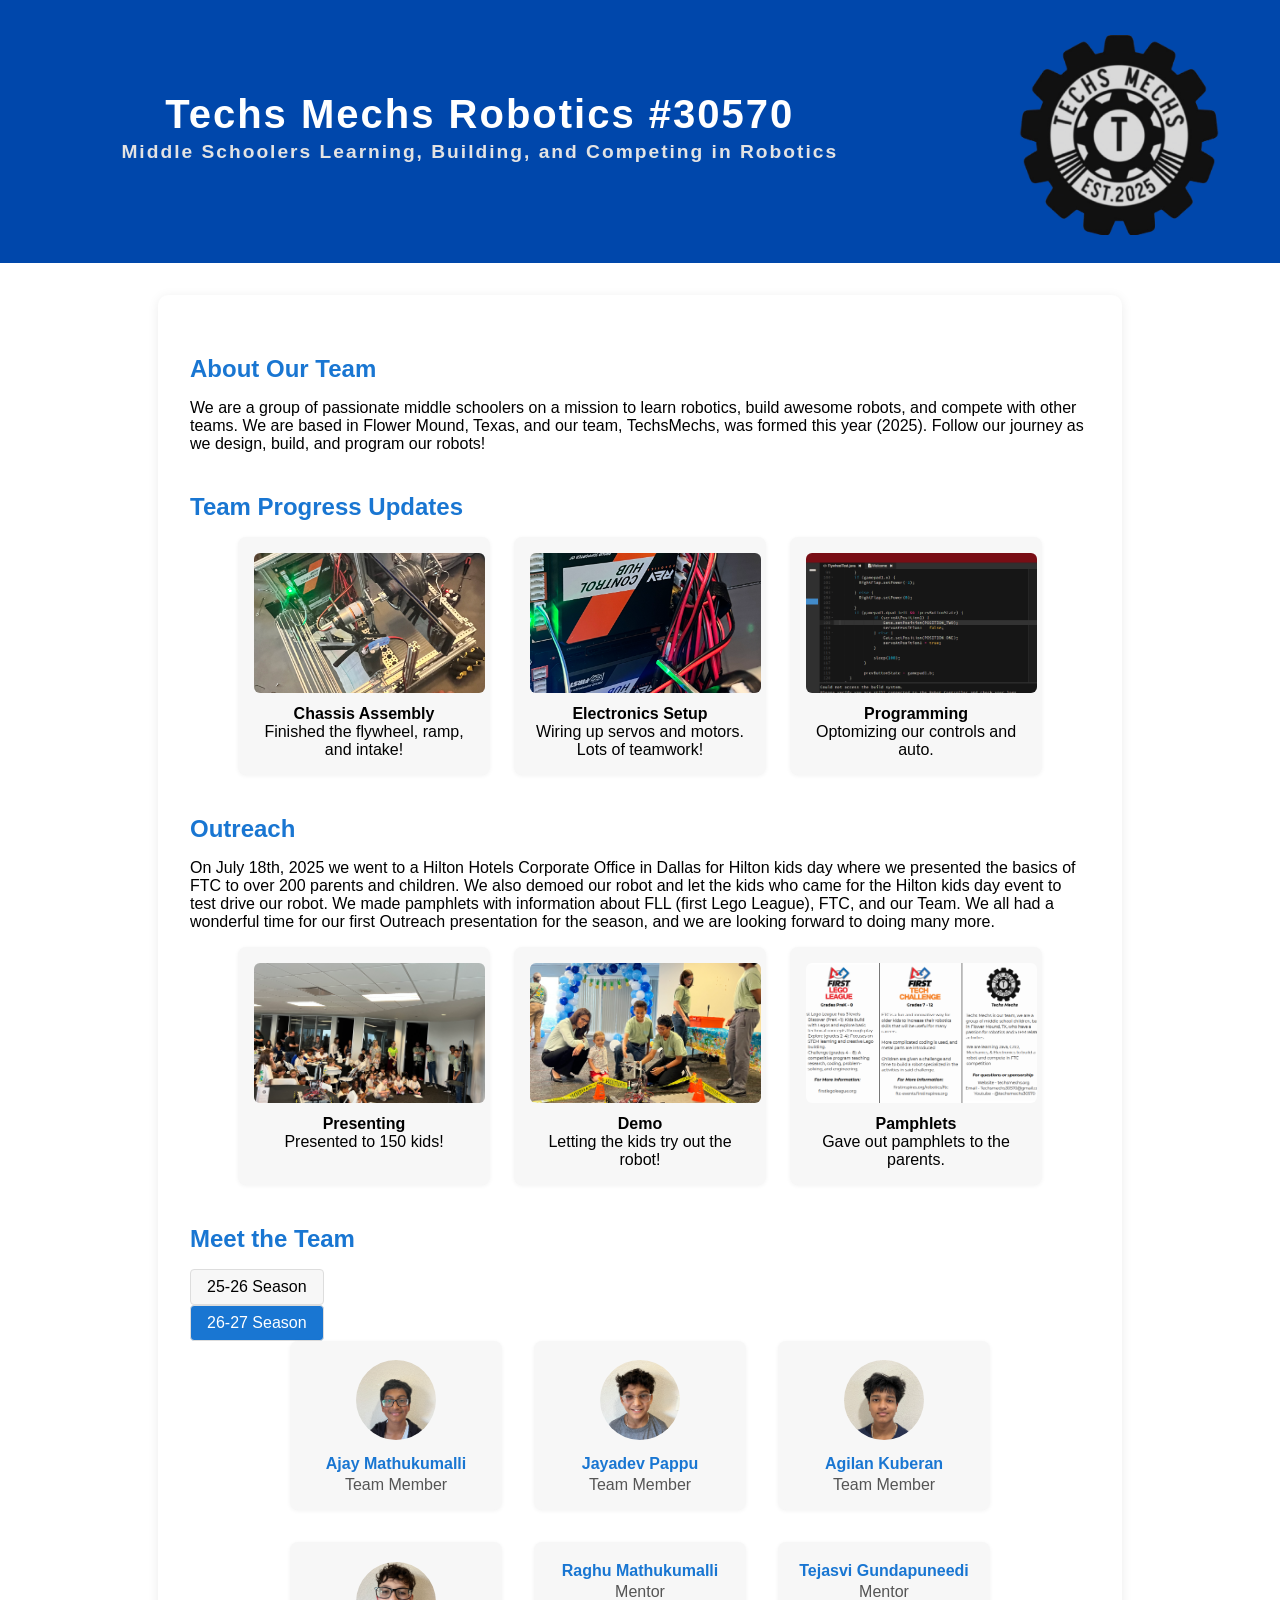
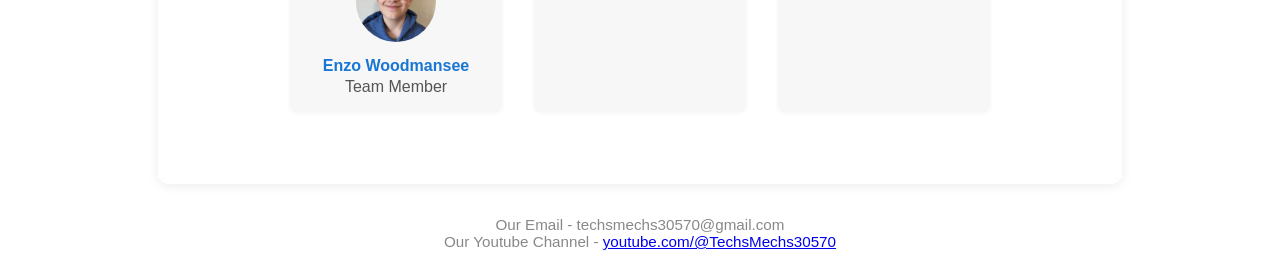
<file: exteammatechanges.html>
<!DOCTYPE html>
<html>
<head>
    <title>Techs Mechs Robotics #30570</title>
    <meta charset="UTF-8">
    <meta name="viewport" content="width=device-width, initial-scale=1.0">
    <style>
        body {
            font-family: 'Segoe UI', Arial, sans-serif;
            background: #ffffff;
            margin: 0;
            padding: 0;
            border-radius: 10px;
        }
        header {
            background: #0047AB;
            color: #fff;
            padding: 2rem 0 1rem 0;
            text-align: center;
            font-size: 2.5rem;
            letter-spacing: 2px;
        }
        .subtitle {
            font-size: 1.2rem;
            color: #e3e3e3;
            margin-bottom: 1.5rem;
        }
        main {
            max-width: 900px;
            margin: 2rem auto;
            background: #fff;
            border-radius: 10px;
            box-shadow: 0 2px 12px rgba(0,0,0,0.08);
            padding: 2.5rem 2rem 2rem 2rem;
        }
        section {
            margin-bottom: 2.5rem;
        }
        h2 {
            color: #1976d2;
            margin-bottom: 1rem;
        }
        .progress-gallery {
            display: flex;
            gap: 1.5rem;
            flex-wrap: wrap;
            justify-content: center;
        }
        .progress-item {
            background: #f7f7f7;
            border-radius: 8px;
            box-shadow: 0 1px 4px rgba(0,0,0,0.05);
            width: 220px;
            padding: 1rem;
            text-align: center;
        }
        .progress-item img {
            width: 105%;
            height: 140px;
            object-fit: cover;
            border-radius: 6px;
            margin-bottom: 0.5rem;
            background: #e0e0e0;
        }
        .team-members {
            display: flex;
            flex-wrap: wrap;
            gap: 2rem;
            justify-content: center;
        }
        .member-card {
            background: #f7f7f7;
            border-radius: 8px;
            box-shadow: 0 1px 4px rgba(0,0,0,0.05);
            width: 180px;
            padding: 1.2rem 1rem 1rem 1rem;
            text-align: center;
        }
        .member-card img {
            width: 80px;
            height: 80px;
            object-fit: cover;
            border-radius: 50%;
            margin-bottom: 0.7rem;
            background: #e0e0e0;
        }
        .member-name {
            font-weight: bold;
            color: #1976d2;
            margin-bottom: 0.2rem;
        }
        .member-role {
            color: #555;
            font-size: 1rem;
        }
        footer {
            text-align: center;
            color: #888;
            margin: 2rem 0 1rem 0;
            font-size: 0.95rem;
        }
         table, th, td {
  border:0px solid black;
}
table {
font-family: Arial;
font-size: 2.5rem;
}
        .tab-container {
            position: relative;
        }
        .tab-button {
            display: inline-block;
            margin-right: 1rem;
            background: #f7f7f7;
            border: 1px solid #ddd;
            padding: 0.5rem 1rem;
            cursor: pointer;
            border-radius: 4px;
            transition: background 0.3s;
        }
        input[type="radio"] {
            display: none;
        }
        .tab input[type="radio"]:checked + label {
            background: #1976d2;
            color: white;
        }
        .tab .tab-content {
            display: none;
        }
        .tab input[type="radio"]:checked ~ .tab-content {
            display: block;
        }
    </style>
</head>
<body>
    <header>
          <table style="width:100%">
  <tr>
    <th style="width:75%">
    	<table style="width:100%">
        	<tr>
            	<th>Techs Mechs Robotics #30570 </th>
            </tr>
            <tr>
            	<td><div class="subtitle">Middle Schoolers Learning, Building, and Competing in Robotics</div></td>
            </tr>
        </table>
    </th>
    <th> <img src="Logo.png" alt="Seven" width="200" height="200"></th>
  </tr>
</table>
    </header>
    <main>
        <section>
            <h2>About Our Team</h2>
            <p>We are a group of passionate middle schoolers on a mission to learn robotics, build awesome robots, and compete with other teams. We are based in Flower Mound, Texas, and our team, TechsMechs, was formed this year (2025). Follow our journey as we design, build, and program our robots!
</p>
        </section>
        <section>
            <h2>Team Progress Updates</h2>
            <div class="progress-gallery">
                <div class="progress-item">
                    <img src="Robot-Photo.jpg" alt="Robot Build 1">
                    <div><strong>Chassis Assembly</strong></div>
                    <div>Finished the flywheel, ramp, and intake!</div>
                </div>
                <div class="progress-item">
                    <img src="Wires-Photo.jpg" alt="Robot Build 2">
                    <div><strong>Electronics Setup</strong></div>
                    <div>Wiring up servos and motors. Lots of teamwork!</div>
                </div>
                <div class="progress-item">
                    <img src="Code-Photo.png" alt="Robot Build 3">
                    <div><strong>Programming</strong></div>
                    <div>Optomizing our controls and auto.</div>
                </div>
                <!-- Add more progress items as needed -->
            </div>
        </section>
        <section>
            <h2>Outreach</h2>
            <p>On July 18th, 2025 we went to a Hilton Hotels Corporate Office in Dallas for Hilton kids day where we presented the basics of FTC to over 200 parents and children. We also demoed our robot and let the kids who came for the Hilton kids day event to test drive our robot. We made pamphlets with information about FLL (first Lego League), FTC, and our Team. We all had a wonderful time for our first Outreach presentation for the season, and we are looking forward to doing many more.
        </p>        
            <div class="progress-gallery">
                <div class="progress-item">
                    <img src="Presentation.jpg" alt="Outreach Photo 1">
                    <div><strong>Presenting</strong></div>
                    <div>Presented to 150 kids!</div>
                </div>
                <div class="progress-item">
                    <img src="Demo.jpg.jpg" alt="Outreach Photo 2">
                    <div><strong>Demo</strong></div>
                    <div>Letting the kids try out the robot!</div>
                </div>
                <div class="progress-item">
                    <img src="Pamphlet.png.png" alt="Outreach Photo 3">
                    <div><strong>Pamphlets</strong></div>
                    <div>Gave out pamphlets to the parents.</div>
                </div>
                <!-- Add more progress items as needed -->
            </div>
        </section>
        <section>
            <h2>Meet the Team</h2>
            <div class="tab-container">
                <div class="tab">
                    <input type="radio" id="tab1" name="tabs">
                    <label for="tab1" class="tab-button">25-26 Season</label>
                    <div class="tab-content">
                        <div class="team-members">
                            <div class="member-card">
                                <img src="Ajay-Photo.jpg" alt="Team Member 1">
                                <div class="member-name">Ajay Mathukumalli</div>
                                <div class="member-role">Team Member</div>
                            </div>
                            <div class="member-card">
                                <img src="Jay-Photo.jpg" alt="Team Member 2">
                                <div class="member-name">Jayadev Pappu</div>
                                <div class="member-role">Team Member</div>
                            </div>
                            <div class="member-card">
                                <img src="Charith-Photo.jpg" alt="Team Member 3">
                                <div class="member-name">Charith Basnayake</div>
                                <div class="member-role">Team Member</div>
                            </div>
                            <div class="member-card">
                                <img src="Jason-Photo.jpg" alt="Team Member 4">
                                <div class="member-name">Jason Westgate</div>
                                <div class="member-role">Team Member</div>
                            </div>
                            <div class="member-card">
                                <img src="Agilin-photo.jpg" alt="Team Member 5">
                                <div class="member-name">Agilan Kuberan</div>
                                <div class="member-role">Team Member</div>
                            </div>
                            <div class="member-card">
                                <img src="Enzo-Photo.jpg" alt="Team Member 6">
                                <div class="member-name">Enzo Woodmansee</div>
                                <div class="member-role">Team Member</div>
                            </div>
                            <div class="member-card">
                                <div class="member-name">Raghu Mathukumalli</div>
                                <div class="member-role">Mentor</div>
                            </div>
                            <div class="member-card">
                                <div class="member-name">Tejasvi Gundapuneedi</div>
                                <div class="member-role">Mentor</div>
                            </div>
                            <!-- Add more member cards as needed -->
                        </div>
                    </div>
                </div>
                <div class="tab">
                    <input type="radio" id="tab2" name="tabs" checked>
                    <label for="tab2" class="tab-button">26-27 Season</label>
                    <div class="tab-content">
                        <div class="team-members">
                            <div class="member-card">
                                <img src="Ajay-Photo.jpg" alt="Team Member 1">
                                <div class="member-name">Ajay Mathukumalli</div>
                                <div class="member-role">Team Member</div>
                            </div>
                            <div class="member-card">
                                <img src="Jay-Photo.jpg" alt="Team Member 2">
                                <div class="member-name">Jayadev Pappu</div>
                                <div class="member-role">Team Member</div>
                            </div>
                            <div class="member-card">
                                <img src="Agilin-photo.jpg" alt="Team Member 5">
                                <div class="member-name">Agilan Kuberan</div>
                                <div class="member-role">Team Member</div>
                            </div>
                            <div class="member-card">
                                <img src="Enzo-Photo.jpg" alt="Team Member 6">
                                <div class="member-name">Enzo Woodmansee</div>
                                <div class="member-role">Team Member</div>
                            </div>
                            <div class="member-card">
                                <div class="member-name">Raghu Mathukumalli</div>
                                <div class="member-role">Mentor</div>
                            </div>
                            <div class="member-card">
                                <div class="member-name">Tejasvi Gundapuneedi</div>
                                <div class="member-role">Mentor</div>
                            </div>
                            <!-- Add more member cards as needed -->
                        </div>
                    </div>
                </div>
            </div>
        </section>
    </main>
    <footer>
       <p> Our Email - techsmechs30570@gmail.com <br>
      Our Youtube Channel - <a href="https://www.youtube.com/@TechsMechs30570">youtube.com/@TechsMechs30570</a></p>
    </footer>
</body>
                    </html>
</file>
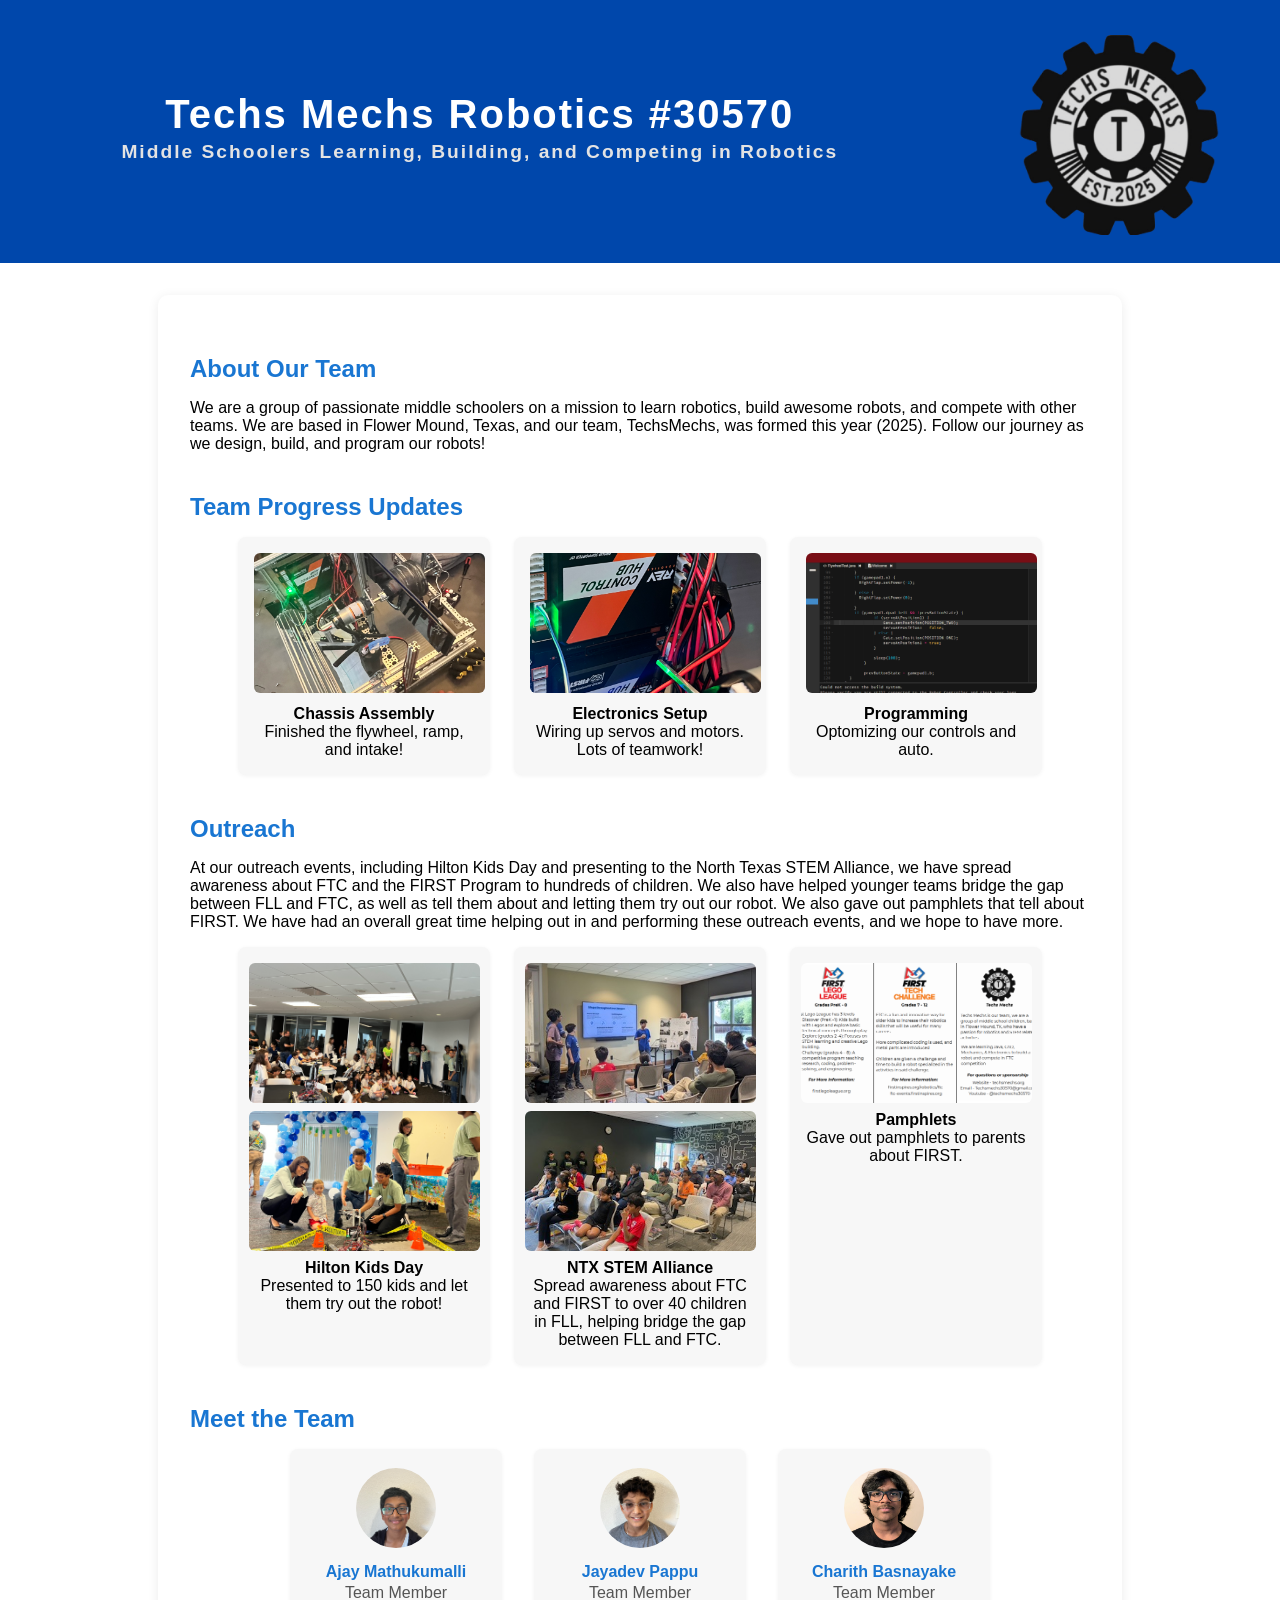
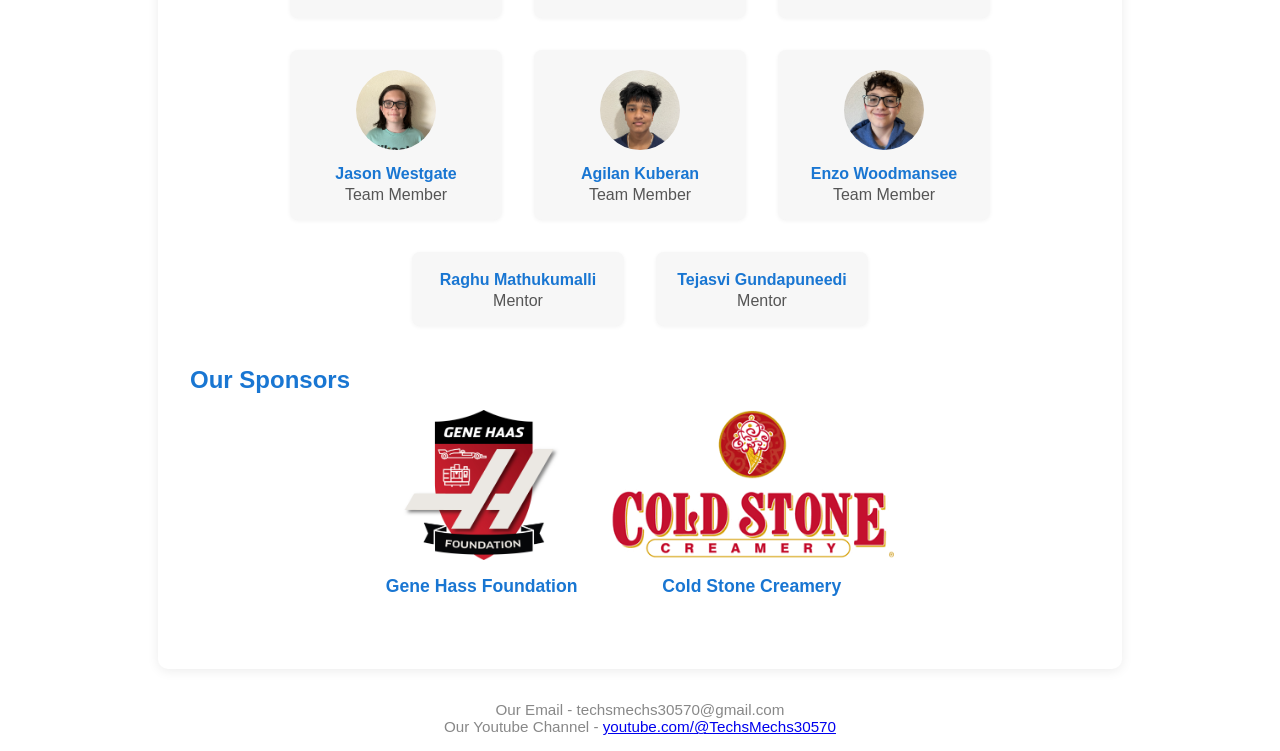
<file: logochanges.html>
<!DOCTYPE html>
<html>
<head>
    <title>Techs Mechs Robotics #30570</title>
    <meta charset="UTF-8">
    <meta name="viewport" content="width=device-width, initial-scale=1.0">
    <style>
        body {
            font-family: 'Segoe UI', Arial, sans-serif;
            background: #ffffff;
            margin: 0;
            padding: 0;
            border-radius: 10px;
        }
        header {
            background: #0047AB;
            color: #fff;
            padding: 2rem 0 1rem 0;
            text-align: center;
            font-size: 2.5rem;
            letter-spacing: 2px;
        }
        .subtitle {
            font-size: 1.2rem;
            color: #e3e3e3;
            margin-bottom: 1.5rem;
        }
        main {
            max-width: 900px;
            margin: 2rem auto;
            background: #fff;
            border-radius: 10px;
            box-shadow: 0 2px 12px rgba(0,0,0,0.08);
            padding: 2.5rem 2rem 2rem 2rem;
        }
        section {
            margin-bottom: 2.5rem;
        }
        h2 {
            color: #1976d2;
            margin-bottom: 1rem;
        }
        .progress-gallery {
            display: flex;
            gap: 1.5rem;
            flex-wrap: wrap;
            justify-content: center;
        }
        .progress-item {
            background: #f7f7f7;
            border-radius: 8px;
            box-shadow: 0 1px 4px rgba(0,0,0,0.05);
            width: 220px;
            padding: 1rem;
            text-align: center;
        }
        .progress-item img {
            width: 105%;
            height: 140px;
            object-fit: cover;
            border-radius: 6px;
            margin-bottom: 0.5rem;
            background: #e0e0e0;
        }
        .team-members {
            display: flex;
            flex-wrap: wrap;
            gap: 2rem;
            justify-content: center;
        }
        .member-card {
            background: #f7f7f7;
            border-radius: 8px;
            box-shadow: 0 1px 4px rgba(0,0,0,0.05);
            width: 180px;
            padding: 1.2rem 1rem 1rem 1rem;
            text-align: center;
        }
        .member-card img {
            width: 80px;
            height: 80px;
            object-fit: cover;
            border-radius: 50%;
            margin-bottom: 0.7rem;
            background: #e0e0e0;
        }
        .member-name {
            font-weight: bold;
            color: #1976d2;
            margin-bottom: 0.2rem;
        }
        .member-role {
            color: #555;
            font-size: 1rem;
        }
        footer {
            text-align: center;
            color: #888;
            margin: 2rem 0 1rem 0;
            font-size: 0.95rem;
        }
         table, th, td {
  border:0px solid black;
}
table {
font-family: Arial;
font-size: 2.5rem;
}
        .outreach-gallery {
            display: flex;
            gap: 1.5rem;
            justify-content: center;
            flex-wrap: wrap;
        }
        .outreach-box {
            background: #f7f7f7;
            border-radius: 8px;
            box-shadow: 0 1px 4px rgba(0,0,0,0.05);
            width: 220px;
            padding: 1rem;
            text-align: center;
            display: flex;
            flex-direction: column;
            align-items: center;
        }
        .outreach-box img {
            width: 105%;
            height: 140px;
            object-fit: cover;
            border-radius: 6px;
            margin-bottom: 0.5rem;
            background: #e0e0e0;
        }
        .sponsorship-gallery {
            display: flex;
            gap: 2rem;
            justify-content: center;
            flex-wrap: wrap;
            align-items: center;
        }
        .sponsor-item {
            text-align: center;
        }
        .sponsor-item img {
            height: 150px;
            object-fit: contain;
            margin-bottom: 0.75rem;
        }
        .sponsor-name {
            font-weight: bold;
            color: #1976d2;
            font-size: 1.1rem;
        }
    </style>
</head>
<body>
    <header>
          <table style="width:100%">
  <tr>
    <th style="width:75%">
    	<table style="width:100%">
        	<tr>
            	<th>Techs Mechs Robotics #30570 </th>
            </tr>
            <tr>
            	<td><div class="subtitle">Middle Schoolers Learning, Building, and Competing in Robotics</div></td>
            </tr>
        </table>
    </th>
    <th> <img src="Logo.png" alt="Seven" width="200" height="200"></th>
  </tr>
</table>
    </header>
    <main>
        <section>
            <h2>About Our Team</h2>
            <p>We are a group of passionate middle schoolers on a mission to learn robotics, build awesome robots, and compete with other teams. We are based in Flower Mound, Texas, and our team, TechsMechs, was formed this year (2025). Follow our journey as we design, build, and program our robots!
</p>
        </section>
        <section>
            <h2>Team Progress Updates</h2>
            <div class="progress-gallery">
                <div class="progress-item">
                    <img src="Robot-Photo.jpg" alt="Robot Build 1">
                    <div><strong>Chassis Assembly</strong></div>
                    <div>Finished the flywheel, ramp, and intake!</div>
                </div>
                <div class="progress-item">
                    <img src="Wires-Photo.jpg" alt="Robot Build 2">
                    <div><strong>Electronics Setup</strong></div>
                    <div>Wiring up servos and motors. Lots of teamwork!</div>
                </div>
                <div class="progress-item">
                    <img src="Code-Photo.png" alt="Robot Build 3">
                    <div><strong>Programming</strong></div>
                    <div>Optomizing our controls and auto.</div>
                </div>
                <!-- Add more progress items as needed -->
            </div>
        </section>
        <section>
            <h2>Outreach</h2>
            <p>At our outreach events, including Hilton Kids Day and presenting to the North Texas STEM Alliance, we have spread awareness about FTC and the FIRST Program to hundreds of children. We also have helped younger teams bridge the gap between FLL and FTC, as well as tell them about and letting them try out our robot. We also gave out pamphlets that tell about FIRST. We have had an overall great time helping out in and performing these outreach events, and we hope to have more.
        </p>        
            <div class="outreach-gallery">
                <div class="outreach-box">
                    <img src="Presentation.jpg" alt="Hilton Kids Day Photo 1">
                    <img src="Demo.jpg.jpg" alt="Hilton Kids Day Photo 2">
                    <div><strong>Hilton Kids Day</strong></div>
                    <div>Presented to 150 kids and let them try out the robot!</div>
                </div>
                <div class="outreach-box">
                    <img src="NTX-Outreach1-Photo.JPG" alt="NTX STEM Alliance Photo 1">
                    <img src="NTX-Outreach2-Photo.jpeg" alt="NTX STEM Alliance Photo 2">
                    <div><strong>NTX STEM Alliance</strong></div>
                    <div>Spread awareness about FTC and FIRST to over 40 children in FLL, helping bridge the gap between FLL and FTC.</div>
                </div>
                <div class="outreach-box">
                    <img src="Pamphlet.png.png" alt="Flyer">
                    <div><strong>Pamphlets</strong></div>
                    <div>Gave out pamphlets to parents about FIRST.</div>
                </div>
            </div>
        </section>
        <section>
            <h2>Meet the Team</h2>
            <div class="team-members">
                <div class="member-card">
                    <img src="Ajay-Photo.jpg" alt="Team Member 1">
                    <div class="member-name">Ajay Mathukumalli</div>
                    <div class="member-role">Team Member</div>
                </div>
                <div class="member-card">
                    <img src="Jay-Photo.jpg" alt="Team Member 2">
                    <div class="member-name">Jayadev Pappu</div>
                    <div class="member-role">Team Member</div>
                </div>
                <div class="member-card">
                    <img src="Charith-Photo.jpg" alt="Team Member 3">
                    <div class="member-name">Charith Basnayake</div>
                    <div class="member-role">Team Member</div>
                </div>
                <div class="member-card">
                    <img src="Jason-Photo.jpg" alt="Team Member 4">
                    <div class="member-name">Jason Westgate</div>
                    <div class="member-role">Team Member</div>
                </div>
                <div class="member-card">
                    <img src="Agilin-photo.jpg" alt="Team Member 5">
                    <div class="member-name">Agilan Kuberan</div>
                    <div class="member-role">Team Member</div>
                </div>
                <div class="member-card">
                    <img src="Enzo-Photo.jpg" alt="Team Member 6">
                    <div class="member-name">Enzo Woodmansee</div>
                    <div class="member-role">Team Member</div>
                </div>
                <div class="member-card">
                    <div class="member-name">Raghu Mathukumalli</div>
                    <div class="member-role">Mentor</div>
                </div>
                <div class="member-card">
                    <div class="member-name">Tejasvi Gundapuneedi</div>
                    <div class="member-role">Mentor</div>
                </div>

                <!-- Add more member cards as needed -->
            </div>
        </section>
        <section>
            <h2>Our Sponsors</h2>
            <div class="sponsorship-gallery">
                <div class="sponsor-item">
                    <img src="GeneHassLogo-Photo.jpg" alt="Gene Hass Foundation Logo">
                    <div class="sponsor-name">Gene Hass Foundation</div>
                </div>
                <div class="sponsor-item">
                    <img src="ColdStone-Photo.png" alt="Cold Stone Creamery Logo">
                    <div class="sponsor-name">Cold Stone Creamery</div>
                </div>
            </div>
        </section>
    </main>
    <footer>
       <p> Our Email - techsmechs30570@gmail.com <br>
      Our Youtube Channel - <a href="https://www.youtube.com/@TechsMechs30570">youtube.com/@TechsMechs30570</a></p>
    </footer>
</body>
                    </html>
</file>
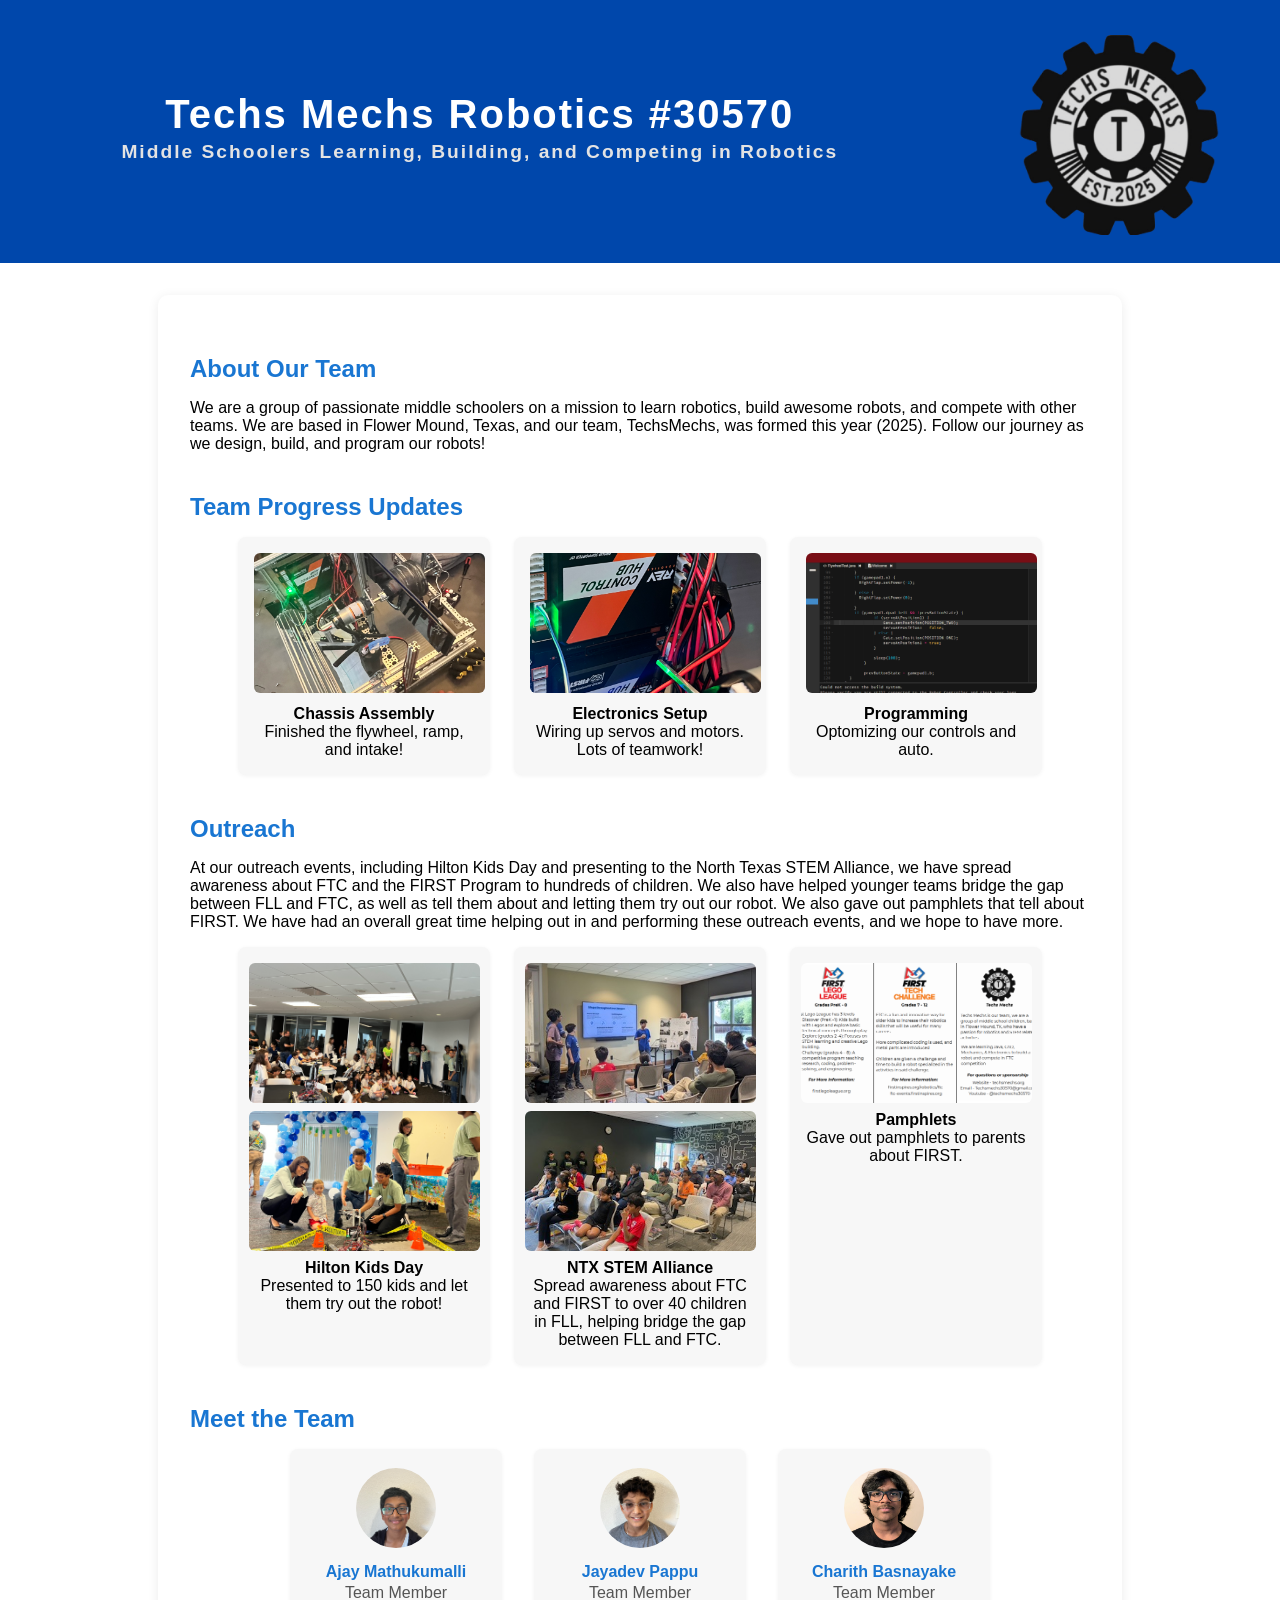
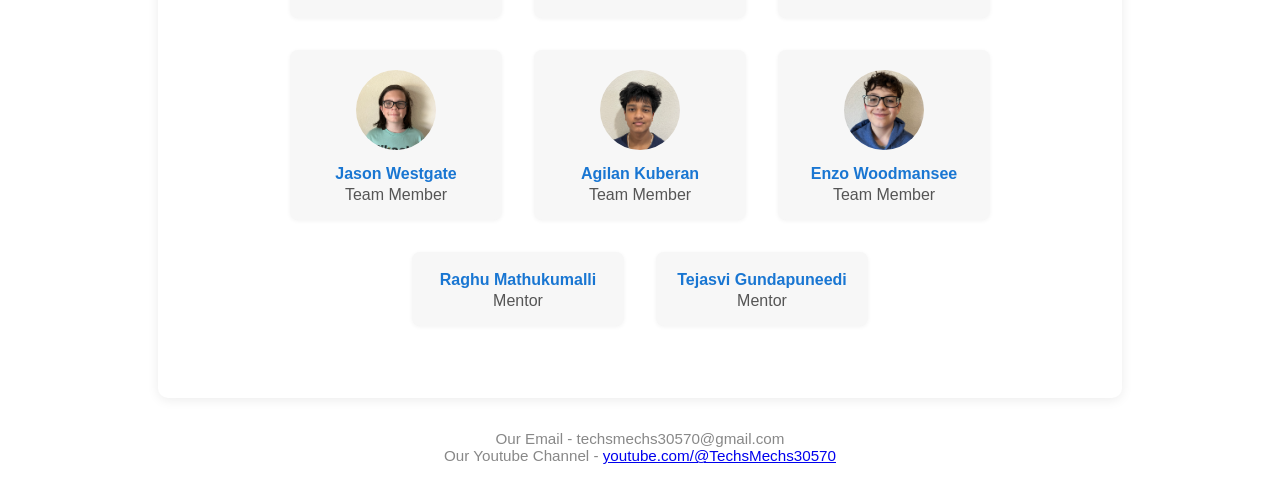
<file: outreachchanges.html>
<!DOCTYPE html>
<html>
<head>
    <title>Techs Mechs Robotics #30570</title>
    <meta charset="UTF-8">
    <meta name="viewport" content="width=device-width, initial-scale=1.0">
    <style>
        body {
            font-family: 'Segoe UI', Arial, sans-serif;
            background: #ffffff;
            margin: 0;
            padding: 0;
            border-radius: 10px;
        }
        header {
            background: #0047AB;
            color: #fff;
            padding: 2rem 0 1rem 0;
            text-align: center;
            font-size: 2.5rem;
            letter-spacing: 2px;
        }
        .subtitle {
            font-size: 1.2rem;
            color: #e3e3e3;
            margin-bottom: 1.5rem;
        }
        main {
            max-width: 900px;
            margin: 2rem auto;
            background: #fff;
            border-radius: 10px;
            box-shadow: 0 2px 12px rgba(0,0,0,0.08);
            padding: 2.5rem 2rem 2rem 2rem;
        }
        section {
            margin-bottom: 2.5rem;
        }
        h2 {
            color: #1976d2;
            margin-bottom: 1rem;
        }
        .progress-gallery {
            display: flex;
            gap: 1.5rem;
            flex-wrap: wrap;
            justify-content: center;
        }
        .progress-item {
            background: #f7f7f7;
            border-radius: 8px;
            box-shadow: 0 1px 4px rgba(0,0,0,0.05);
            width: 220px;
            padding: 1rem;
            text-align: center;
        }
        .progress-item img {
            width: 105%;
            height: 140px;
            object-fit: cover;
            border-radius: 6px;
            margin-bottom: 0.5rem;
            background: #e0e0e0;
        }
        .team-members {
            display: flex;
            flex-wrap: wrap;
            gap: 2rem;
            justify-content: center;
        }
        .member-card {
            background: #f7f7f7;
            border-radius: 8px;
            box-shadow: 0 1px 4px rgba(0,0,0,0.05);
            width: 180px;
            padding: 1.2rem 1rem 1rem 1rem;
            text-align: center;
        }
        .member-card img {
            width: 80px;
            height: 80px;
            object-fit: cover;
            border-radius: 50%;
            margin-bottom: 0.7rem;
            background: #e0e0e0;
        }
        .member-name {
            font-weight: bold;
            color: #1976d2;
            margin-bottom: 0.2rem;
        }
        .member-role {
            color: #555;
            font-size: 1rem;
        }
        footer {
            text-align: center;
            color: #888;
            margin: 2rem 0 1rem 0;
            font-size: 0.95rem;
        }
         table, th, td {
  border:0px solid black;
}
table {
font-family: Arial;
font-size: 2.5rem;
}
        .outreach-gallery {
            display: flex;
            gap: 1.5rem;
            justify-content: center;
            flex-wrap: wrap;
        }
        .outreach-box {
            background: #f7f7f7;
            border-radius: 8px;
            box-shadow: 0 1px 4px rgba(0,0,0,0.05);
            width: 220px;
            padding: 1rem;
            text-align: center;
            display: flex;
            flex-direction: column;
            align-items: center;
        }
        .outreach-box img {
            width: 105%;
            height: 140px;
            object-fit: cover;
            border-radius: 6px;
            margin-bottom: 0.5rem;
            background: #e0e0e0;
        }
    </style>
</head>
<body>
    <header>
          <table style="width:100%">
  <tr>
    <th style="width:75%">
    	<table style="width:100%">
        	<tr>
            	<th>Techs Mechs Robotics #30570 </th>
            </tr>
            <tr>
            	<td><div class="subtitle">Middle Schoolers Learning, Building, and Competing in Robotics</div></td>
            </tr>
        </table>
    </th>
    <th> <img src="pictures/team-assets/Logo.png" alt="Seven" width="200" height="200"></th>
  </tr>
</table>
    </header>
    <main>
        <section>
            <h2>About Our Team</h2>
            <p>We are a group of passionate middle schoolers on a mission to learn robotics, build awesome robots, and compete with other teams. We are based in Flower Mound, Texas, and our team, TechsMechs, was formed this year (2025). Follow our journey as we design, build, and program our robots!
</p>
        </section>
        <section>
            <h2>Team Progress Updates</h2>
            <div class="progress-gallery">
                <div class="progress-item">
                    <img src="pictures/team-assets/Robot-Photo.jpg" alt="Robot Build 1">
                    <div><strong>Chassis Assembly</strong></div>
                    <div>Finished the flywheel, ramp, and intake!</div>
                </div>
                <div class="progress-item">
                    <img src="pictures/team-assets/Wires-Photo.jpg" alt="Robot Build 2">
                    <div><strong>Electronics Setup</strong></div>
                    <div>Wiring up servos and motors. Lots of teamwork!</div>
                </div>
                <div class="progress-item">
                    <img src="pictures/team-assets/Code-Photo.png" alt="Robot Build 3">
                    <div><strong>Programming</strong></div>
                    <div>Optomizing our controls and auto.</div>
                </div>
                <!-- Add more progress items as needed -->
            </div>
        </section>
        <section>
            <h2>Outreach</h2>
            <p>At our outreach events, including Hilton Kids Day and presenting to the North Texas STEM Alliance, we have spread awareness about FTC and the FIRST Program to hundreds of children. We also have helped younger teams bridge the gap between FLL and FTC, as well as tell them about and letting them try out our robot. We also gave out pamphlets that tell about FIRST. We have had an overall great time helping out in and performing these outreach events, and we hope to have more.
        </p>        
            <div class="outreach-gallery">
                <div class="outreach-box">
                    <img src="pictures/outreach-events/Presentation.jpg" alt="Hilton Kids Day Photo 1">
                    <img src="pictures/outreach-events/Demo.jpg.jpg" alt="Hilton Kids Day Photo 2">
                    <div><strong>Hilton Kids Day</strong></div>
                    <div>Presented to 150 kids and let them try out the robot!</div>
                </div>
                <div class="outreach-box">
                    <img src="pictures/outreach-events/NTX-Outreach1-Photo.JPG" alt="NTX STEM Alliance Photo 1">
                    <img src="pictures/outreach-events/NTX-Outreach2-Photo.jpeg" alt="NTX STEM Alliance Photo 2">
                    <div><strong>NTX STEM Alliance</strong></div>
                    <div>Spread awareness about FTC and FIRST to over 40 children in FLL, helping bridge the gap between FLL and FTC.</div>
                </div>
                <div class="outreach-box">
                    <img src="pictures/outreach-events/Pamphlet.png.png" alt="Flyer">
                    <div><strong>Pamphlets</strong></div>
                    <div>Gave out pamphlets to parents about FIRST.</div>
                </div>
            </div>
        </section>
        <section>
            <h2>Meet the Team</h2>
            <div class="team-members">
                <div class="member-card">
                    <img src="pictures/team-members/Ajay-Photo.jpg" alt="Team Member 1">
                    <div class="member-name">Ajay Mathukumalli</div>
                    <div class="member-role">Team Member</div>
                </div>
                <div class="member-card">
                    <img src="pictures/team-members/Jay-Photo.jpg" alt="Team Member 2">
                    <div class="member-name">Jayadev Pappu</div>
                    <div class="member-role">Team Member</div>
                </div>
                <div class="member-card">
                    <img src="pictures/team-members/Charith-Photo.jpg" alt="Team Member 3">
                    <div class="member-name">Charith Basnayake</div>
                    <div class="member-role">Team Member</div>
                </div>
                <div class="member-card">
                    <img src="pictures/team-members/Jason-Photo.jpg" alt="Team Member 4">
                    <div class="member-name">Jason Westgate</div>
                    <div class="member-role">Team Member</div>
                </div>
                <div class="member-card">
                    <img src="pictures/team-members/Agilin-photo.jpg" alt="Team Member 5">
                    <div class="member-name">Agilan Kuberan</div>
                    <div class="member-role">Team Member</div>
                </div>
                <div class="member-card">
                    <img src="pictures/team-members/Enzo-Photo.jpg" alt="Team Member 6">
                    <div class="member-name">Enzo Woodmansee</div>
                    <div class="member-role">Team Member</div>
                </div>
                <div class="member-card">
                    <div class="member-name">Raghu Mathukumalli</div>
                    <div class="member-role">Mentor</div>
                </div>
                <div class="member-card">
                    <div class="member-name">Tejasvi Gundapuneedi</div>
                    <div class="member-role">Mentor</div>
                </div>

                <!-- Add more member cards as needed -->
            </div>
        </section>
    </main>
    <footer>
       <p> Our Email - techsmechs30570@gmail.com <br>
      Our Youtube Channel - <a href="https://www.youtube.com/@TechsMechs30570">youtube.com/@TechsMechs30570</a></p>
    </footer>
</body>
                    </html>
</file>
